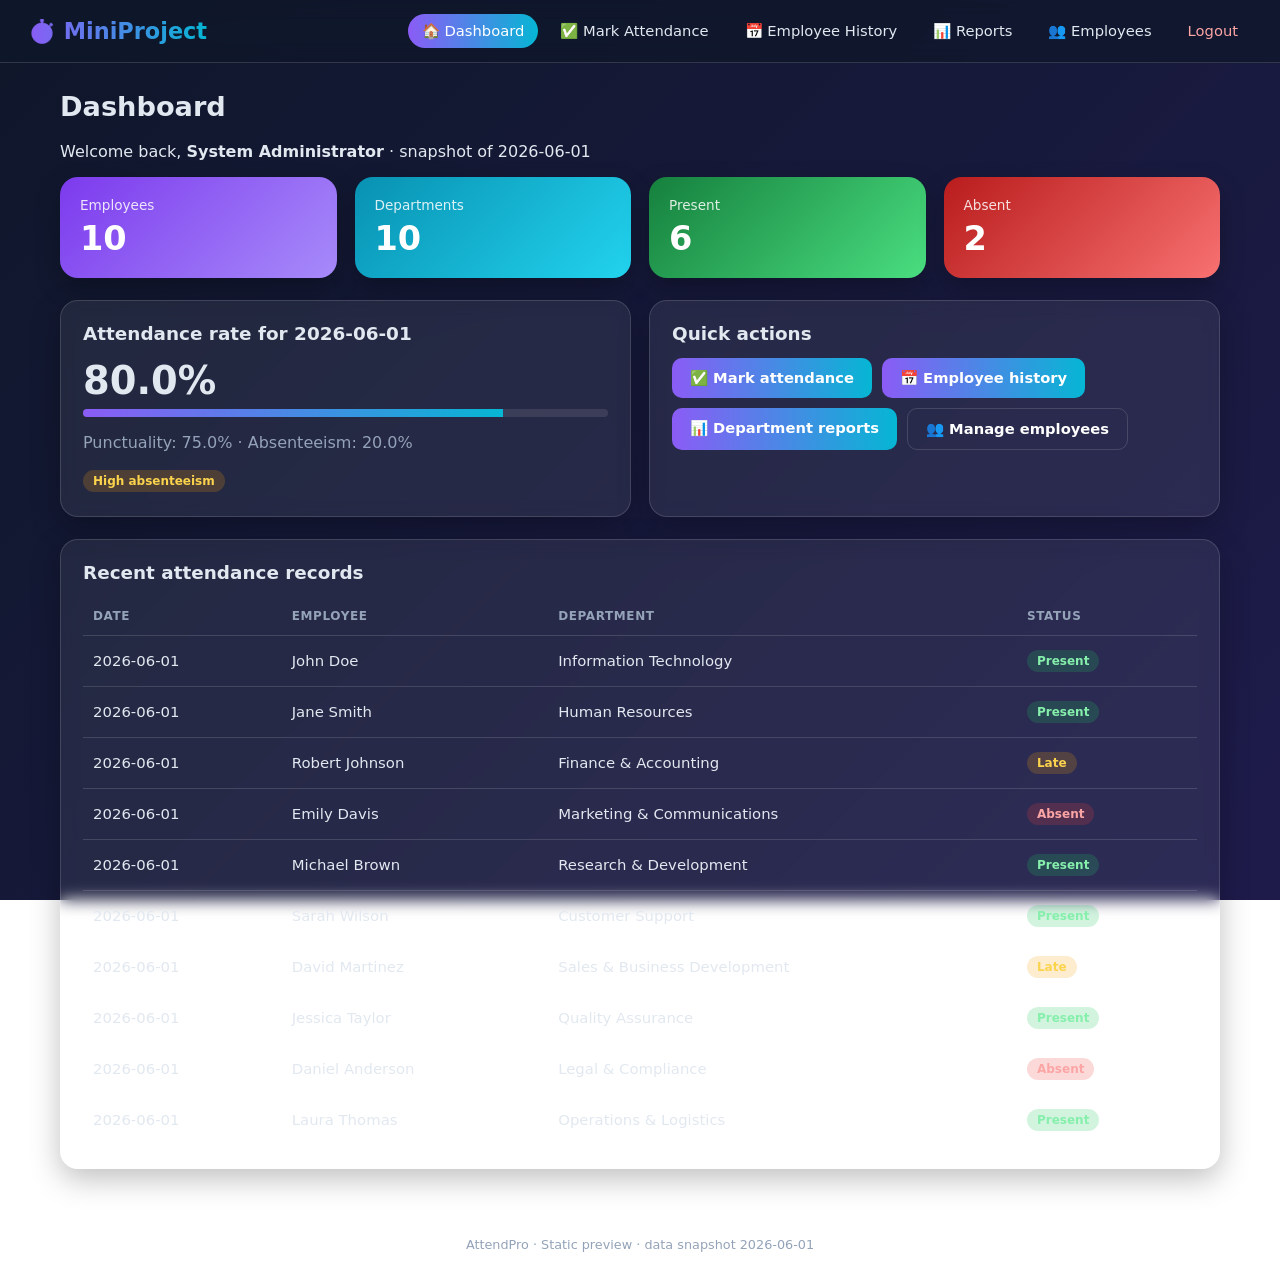
<file: index.html>
<!DOCTYPE html>
<html lang="en">
<head>
<meta charset="UTF-8">
<meta name="viewport" content="width=device-width, initial-scale=1">
<title>Dashboard · AttendPro</title>
<link rel="stylesheet" href="style.css">
</head>
<body>
<header class="topbar">
  <div class="brand">⏱️ MiniProject</div>
  <nav><a href="index.html" class="active">🏠 Dashboard</a><a href="mark.html" class="">✅ Mark Attendance</a><a href="history.html" class="">📅 Employee History</a><a href="reports.html" class="">📊 Reports</a><a href="employees.html" class="">👥 Employees</a><a href="login.html" class="logout">Logout</a></nav>
</header>
<main class="container">
<h1 class="page-title">Dashboard</h1>

<p>Welcome back, <strong>System Administrator</strong> · snapshot of 2026-06-01</p>
<div class="grid grid-4" style="margin-bottom:22px">
  <div class="stat stat-purple"><div class="label">Employees</div><div class="value">10</div></div>
  <div class="stat stat-cyan"><div class="label">Departments</div><div class="value">10</div></div>
  <div class="stat stat-green"><div class="label">Present</div><div class="value">6</div></div>
  <div class="stat stat-red"><div class="label">Absent</div><div class="value">2</div></div>
</div>
<div class="grid grid-2">
  <div class="card">
    <h2>Attendance rate for 2026-06-01</h2>
    <p style="font-size:2.4rem;font-weight:800;margin:6px 0">80.0%</p>
    <div class="bar"><span style="width:80.0%"></span></div>
    <p style="color:var(--muted)">Punctuality: 75.0% · Absenteeism: 20.0%</p>
    <span class="badge flag-warn">High absenteeism</span>
  </div>
  <div class="card">
    <h2>Quick actions</h2>
    <div style="display:flex;flex-wrap:wrap;gap:10px">
      <a class="btn" href="mark.html">✅ Mark attendance</a>
      <a class="btn" href="history.html">📅 Employee history</a>
      <a class="btn" href="reports.html">📊 Department reports</a>
      <a class="btn btn-ghost" href="employees.html">👥 Manage employees</a>
    </div>
  </div>
</div>
<div class="card">
  <h2>Recent attendance records</h2>
  <div class="table-wrap"><table>
    <thead><tr><th>Date</th><th>Employee</th><th>Department</th><th>Status</th></tr></thead>
    <tbody><tr><td>2026-06-01</td><td>John Doe</td><td>Information Technology</td><td><span class="badge st-present">Present</span></td></tr><tr><td>2026-06-01</td><td>Jane Smith</td><td>Human Resources</td><td><span class="badge st-present">Present</span></td></tr><tr><td>2026-06-01</td><td>Robert Johnson</td><td>Finance &amp; Accounting</td><td><span class="badge st-late">Late</span></td></tr><tr><td>2026-06-01</td><td>Emily Davis</td><td>Marketing &amp; Communications</td><td><span class="badge st-absent">Absent</span></td></tr><tr><td>2026-06-01</td><td>Michael Brown</td><td>Research &amp; Development</td><td><span class="badge st-present">Present</span></td></tr><tr><td>2026-06-01</td><td>Sarah Wilson</td><td>Customer Support</td><td><span class="badge st-present">Present</span></td></tr><tr><td>2026-06-01</td><td>David Martinez</td><td>Sales &amp; Business Development</td><td><span class="badge st-late">Late</span></td></tr><tr><td>2026-06-01</td><td>Jessica Taylor</td><td>Quality Assurance</td><td><span class="badge st-present">Present</span></td></tr><tr><td>2026-06-01</td><td>Daniel Anderson</td><td>Legal &amp; Compliance</td><td><span class="badge st-absent">Absent</span></td></tr><tr><td>2026-06-01</td><td>Laura Thomas</td><td>Operations &amp; Logistics</td><td><span class="badge st-present">Present</span></td></tr></tbody>
  </table></div>
</div>

</main>
<footer class="footer">AttendPro · Static preview · data snapshot 2026-06-01</footer>
</body>
</html>
</file>
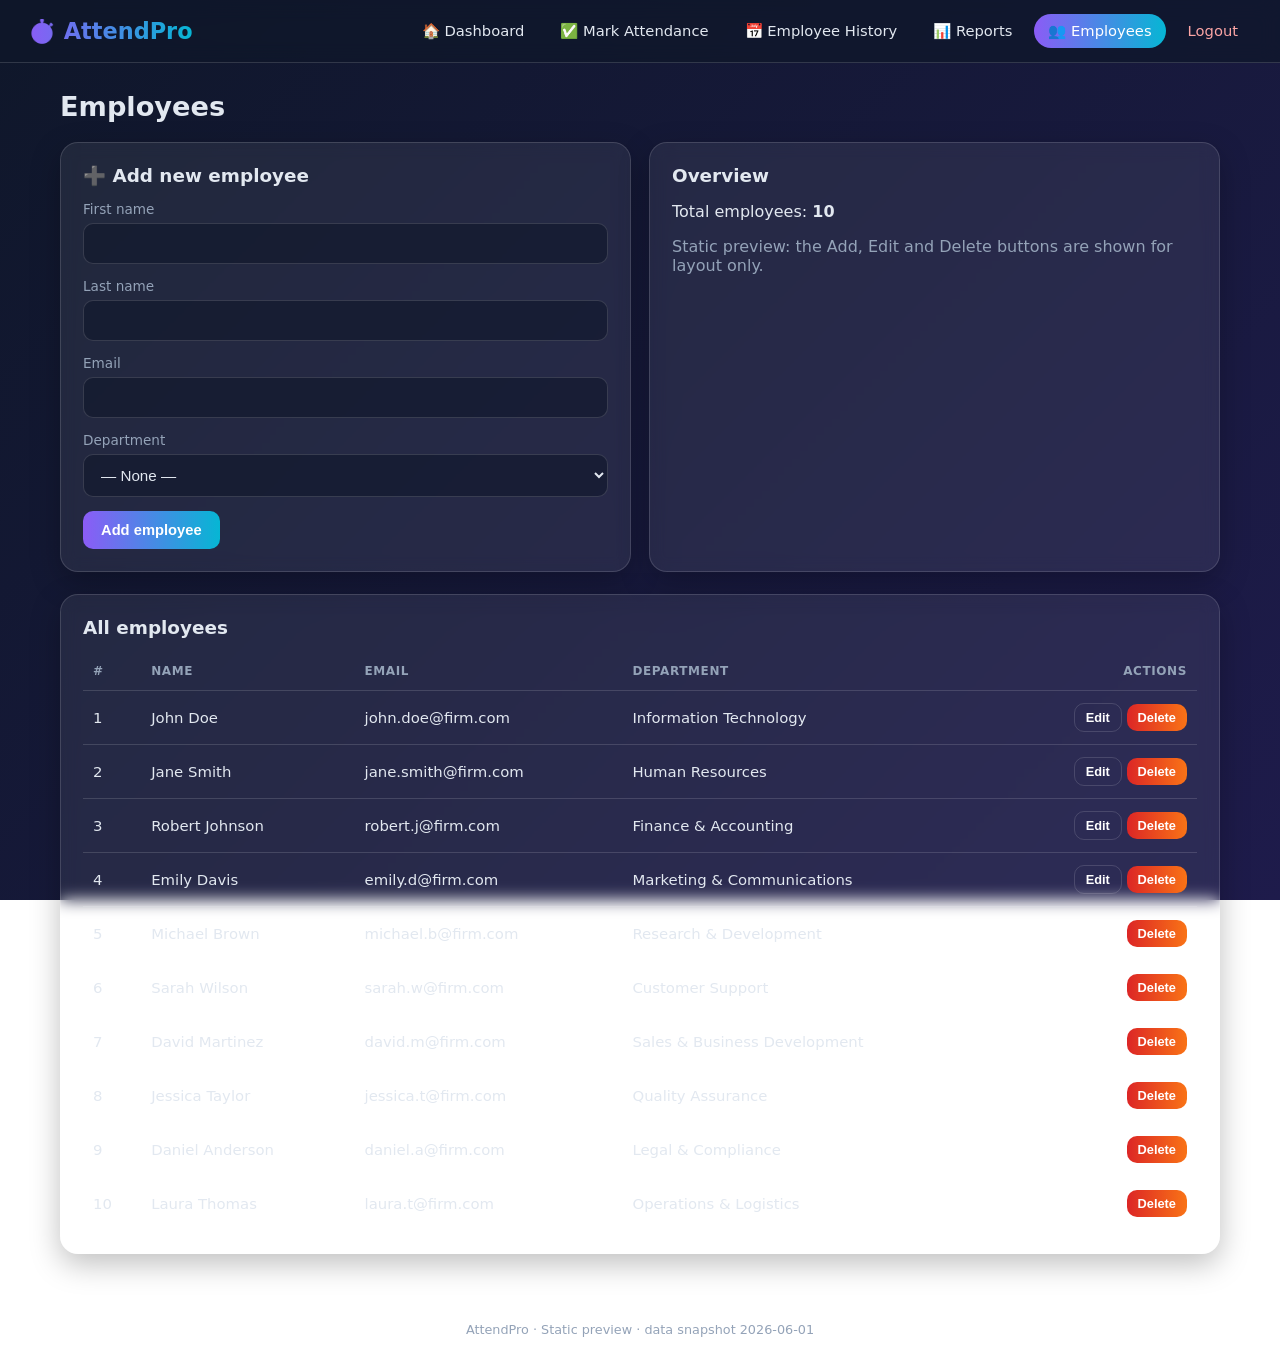
<file: employees.html>
<!DOCTYPE html>
<html lang="en">
<head>
<meta charset="UTF-8">
<meta name="viewport" content="width=device-width, initial-scale=1">
<title>Employees · AttendPro</title>
<link rel="stylesheet" href="style.css">
</head>
<body>
<header class="topbar">
  <div class="brand">⏱️ AttendPro</div>
  <nav><a href="index.html" class="">🏠 Dashboard</a><a href="mark.html" class="">✅ Mark Attendance</a><a href="history.html" class="">📅 Employee History</a><a href="reports.html" class="">📊 Reports</a><a href="employees.html" class="active">👥 Employees</a><a href="login.html" class="logout">Logout</a></nav>
</header>
<main class="container">
<h1 class="page-title">Employees</h1>

<div class="grid grid-2">
  <div class="card">
    <h2>➕ Add new employee</h2>
    <form action="#" onsubmit="return false">
      <label for="fn">First name</label><input type="text" id="fn">
      <label for="ln">Last name</label><input type="text" id="ln">
      <label for="em">Email</label><input type="email" id="em">
      <label for="dp">Department</label>
      <select id="dp"><option value="0">— None —</option><option value="1">Information Technology</option><option value="2">Human Resources</option><option value="3">Finance &amp; Accounting</option><option value="4">Marketing &amp; Communications</option><option value="5">Research &amp; Development</option><option value="6">Customer Support</option><option value="7">Sales &amp; Business Development</option><option value="8">Quality Assurance</option><option value="9">Legal &amp; Compliance</option><option value="10">Operations &amp; Logistics</option></select>
      <button class="btn" type="submit">Add employee</button>
    </form>
  </div>
  <div class="card">
    <h2>Overview</h2>
    <p>Total employees: <strong>10</strong></p>
    <p style="color:var(--muted)">Static preview: the Add, Edit and Delete buttons are shown for layout only.</p>
  </div>
</div>
<div class="card">
  <h2>All employees</h2>
  <div class="table-wrap"><table>
    <thead><tr><th>#</th><th>Name</th><th>Email</th><th>Department</th><th style="text-align:right">Actions</th></tr></thead>
    <tbody><tr><td>1</td><td>John Doe</td><td>john.doe@firm.com</td><td>Information Technology</td><td style="text-align:right"><button class="btn btn-small btn-ghost">Edit</button> <button class="btn btn-small btn-danger">Delete</button></td></tr><tr><td>2</td><td>Jane Smith</td><td>jane.smith@firm.com</td><td>Human Resources</td><td style="text-align:right"><button class="btn btn-small btn-ghost">Edit</button> <button class="btn btn-small btn-danger">Delete</button></td></tr><tr><td>3</td><td>Robert Johnson</td><td>robert.j@firm.com</td><td>Finance &amp; Accounting</td><td style="text-align:right"><button class="btn btn-small btn-ghost">Edit</button> <button class="btn btn-small btn-danger">Delete</button></td></tr><tr><td>4</td><td>Emily Davis</td><td>emily.d@firm.com</td><td>Marketing &amp; Communications</td><td style="text-align:right"><button class="btn btn-small btn-ghost">Edit</button> <button class="btn btn-small btn-danger">Delete</button></td></tr><tr><td>5</td><td>Michael Brown</td><td>michael.b@firm.com</td><td>Research &amp; Development</td><td style="text-align:right"><button class="btn btn-small btn-ghost">Edit</button> <button class="btn btn-small btn-danger">Delete</button></td></tr><tr><td>6</td><td>Sarah Wilson</td><td>sarah.w@firm.com</td><td>Customer Support</td><td style="text-align:right"><button class="btn btn-small btn-ghost">Edit</button> <button class="btn btn-small btn-danger">Delete</button></td></tr><tr><td>7</td><td>David Martinez</td><td>david.m@firm.com</td><td>Sales &amp; Business Development</td><td style="text-align:right"><button class="btn btn-small btn-ghost">Edit</button> <button class="btn btn-small btn-danger">Delete</button></td></tr><tr><td>8</td><td>Jessica Taylor</td><td>jessica.t@firm.com</td><td>Quality Assurance</td><td style="text-align:right"><button class="btn btn-small btn-ghost">Edit</button> <button class="btn btn-small btn-danger">Delete</button></td></tr><tr><td>9</td><td>Daniel Anderson</td><td>daniel.a@firm.com</td><td>Legal &amp; Compliance</td><td style="text-align:right"><button class="btn btn-small btn-ghost">Edit</button> <button class="btn btn-small btn-danger">Delete</button></td></tr><tr><td>10</td><td>Laura Thomas</td><td>laura.t@firm.com</td><td>Operations &amp; Logistics</td><td style="text-align:right"><button class="btn btn-small btn-ghost">Edit</button> <button class="btn btn-small btn-danger">Delete</button></td></tr></tbody>
  </table></div>
</div>

</main>
<footer class="footer">AttendPro · Static preview · data snapshot 2026-06-01</footer>
</body>
</html>
</file>
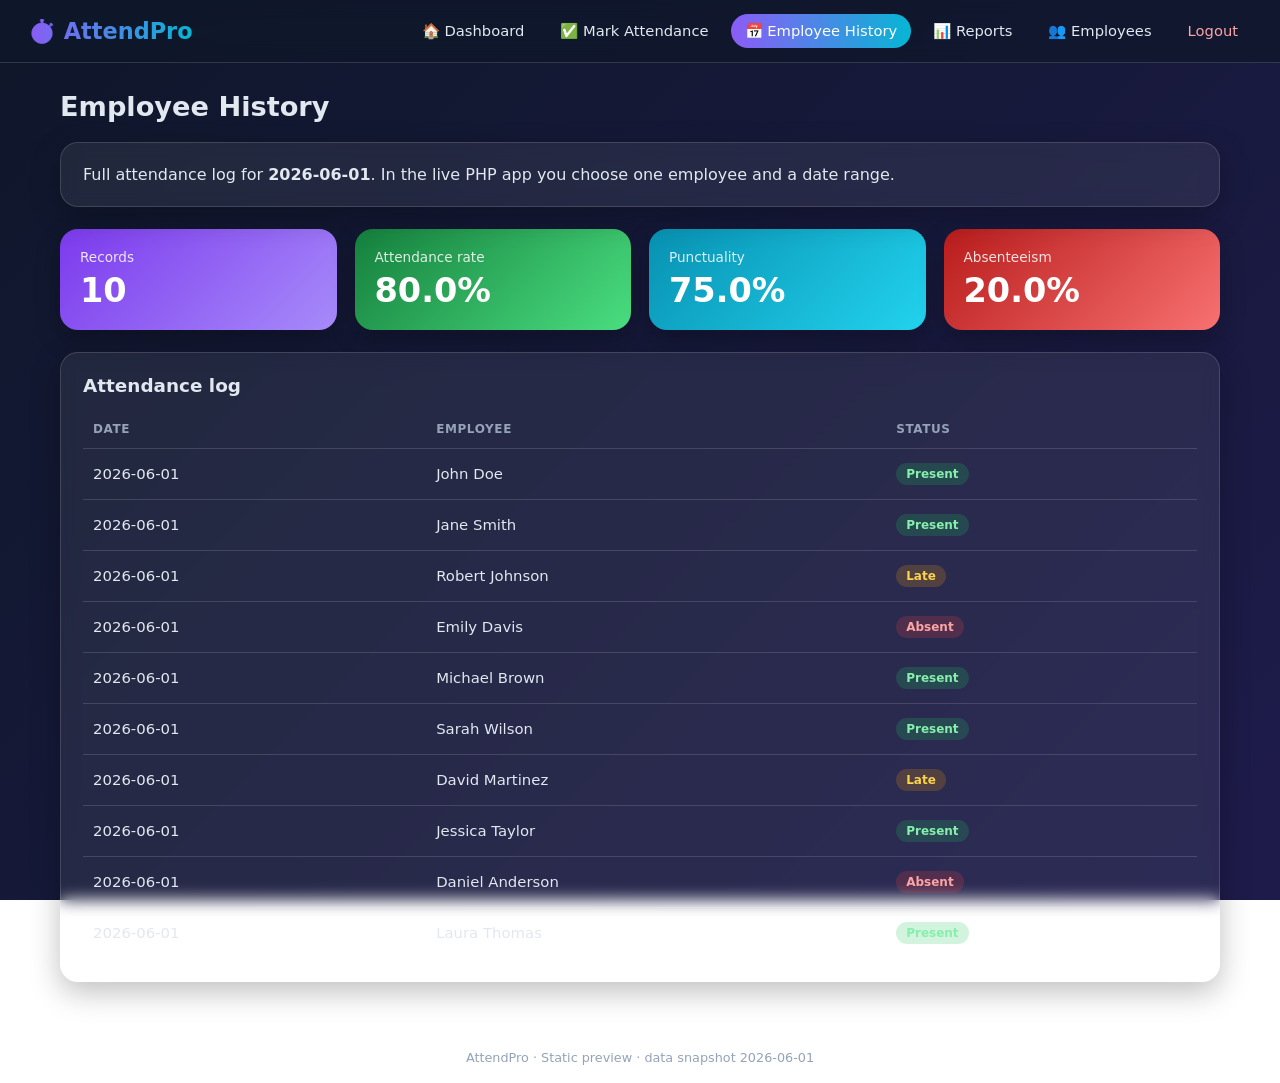
<file: history.html>
<!DOCTYPE html>
<html lang="en">
<head>
<meta charset="UTF-8">
<meta name="viewport" content="width=device-width, initial-scale=1">
<title>Employee History · AttendPro</title>
<link rel="stylesheet" href="style.css">
</head>
<body>
<header class="topbar">
  <div class="brand">⏱️ AttendPro</div>
  <nav><a href="index.html" class="">🏠 Dashboard</a><a href="mark.html" class="">✅ Mark Attendance</a><a href="history.html" class="active">📅 Employee History</a><a href="reports.html" class="">📊 Reports</a><a href="employees.html" class="">👥 Employees</a><a href="login.html" class="logout">Logout</a></nav>
</header>
<main class="container">
<h1 class="page-title">Employee History</h1>

<div class="card"><p style="margin:0">Full attendance log for <strong>2026-06-01</strong>. In the live PHP app you choose one employee and a date range.</p></div>
<div class="grid grid-4" style="margin-bottom:22px">
  <div class="stat stat-purple"><div class="label">Records</div><div class="value">10</div></div>
  <div class="stat stat-green"><div class="label">Attendance rate</div><div class="value">80.0%</div></div>
  <div class="stat stat-cyan"><div class="label">Punctuality</div><div class="value">75.0%</div></div>
  <div class="stat stat-red"><div class="label">Absenteeism</div><div class="value">20.0%</div></div>
</div>
<div class="card">
  <h2>Attendance log</h2>
  <div class="table-wrap"><table>
    <thead><tr><th>Date</th><th>Employee</th><th>Status</th></tr></thead>
    <tbody><tr><td>2026-06-01</td><td>John Doe</td><td><span class="badge st-present">Present</span></td></tr><tr><td>2026-06-01</td><td>Jane Smith</td><td><span class="badge st-present">Present</span></td></tr><tr><td>2026-06-01</td><td>Robert Johnson</td><td><span class="badge st-late">Late</span></td></tr><tr><td>2026-06-01</td><td>Emily Davis</td><td><span class="badge st-absent">Absent</span></td></tr><tr><td>2026-06-01</td><td>Michael Brown</td><td><span class="badge st-present">Present</span></td></tr><tr><td>2026-06-01</td><td>Sarah Wilson</td><td><span class="badge st-present">Present</span></td></tr><tr><td>2026-06-01</td><td>David Martinez</td><td><span class="badge st-late">Late</span></td></tr><tr><td>2026-06-01</td><td>Jessica Taylor</td><td><span class="badge st-present">Present</span></td></tr><tr><td>2026-06-01</td><td>Daniel Anderson</td><td><span class="badge st-absent">Absent</span></td></tr><tr><td>2026-06-01</td><td>Laura Thomas</td><td><span class="badge st-present">Present</span></td></tr></tbody>
  </table></div>
</div>

</main>
<footer class="footer">AttendPro · Static preview · data snapshot 2026-06-01</footer>
</body>
</html>
</file>
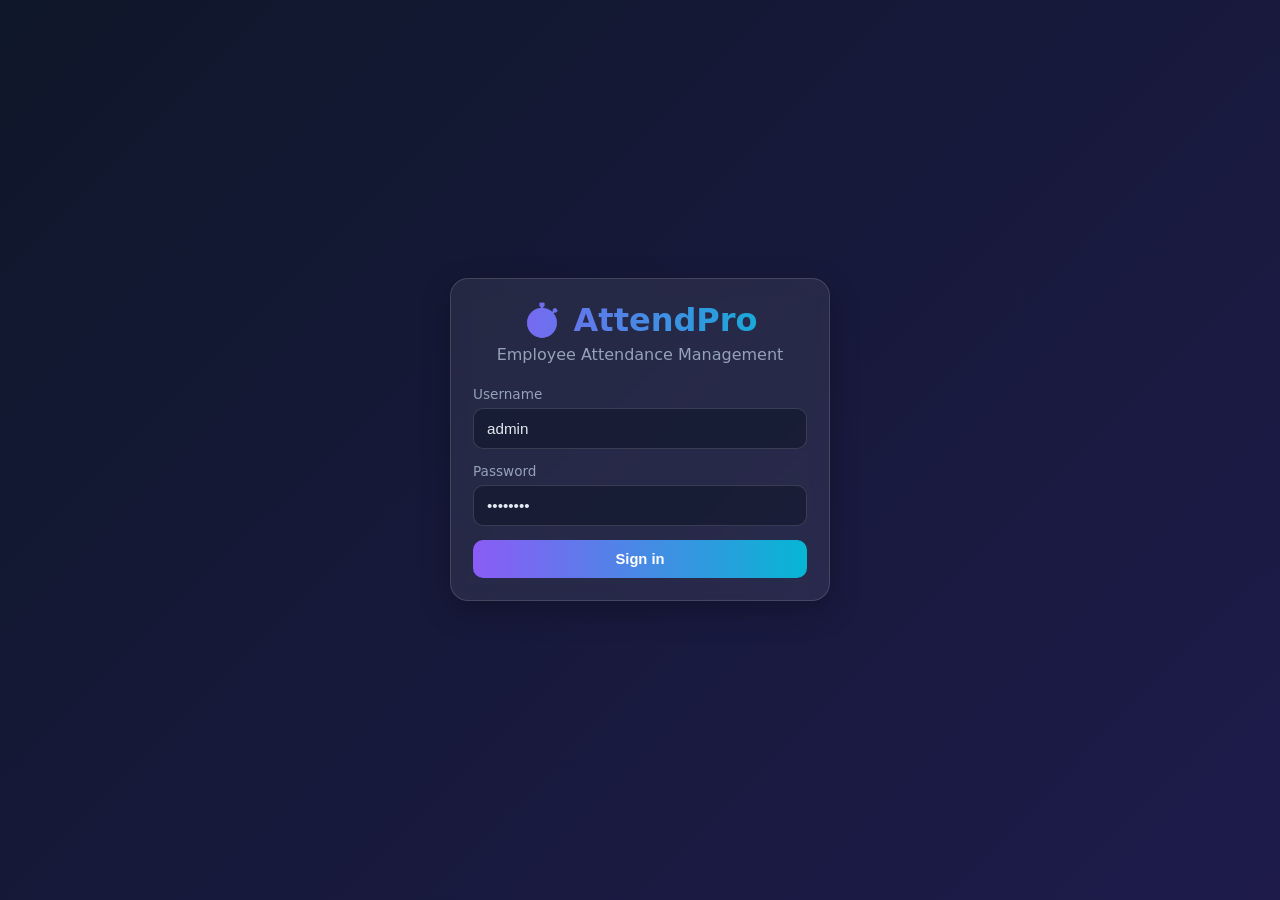
<file: login.html>
<!DOCTYPE html>
<html lang="en">
<head>
<meta charset="UTF-8">
<meta name="viewport" content="width=device-width, initial-scale=1">
<title>Login · AttendPro</title>
<link rel="stylesheet" href="style.css">
</head>
<body>
<div class="login-wrap">
  <div class="card login-card">
    <div class="brand">⏱️ AttendPro</div>
    <p class="sub">Employee Attendance Management</p>
    <form action="index.html">
      <label for="username">Username</label>
      <input type="text" id="username" name="username" value="admin" required>
      <label for="password">Password</label>
      <input type="password" id="password" name="password" value="admin123" required>
      <button type="submit" class="btn">Sign in</button>
    </form>
  </div>
</div>
</body>
</html>
</file>
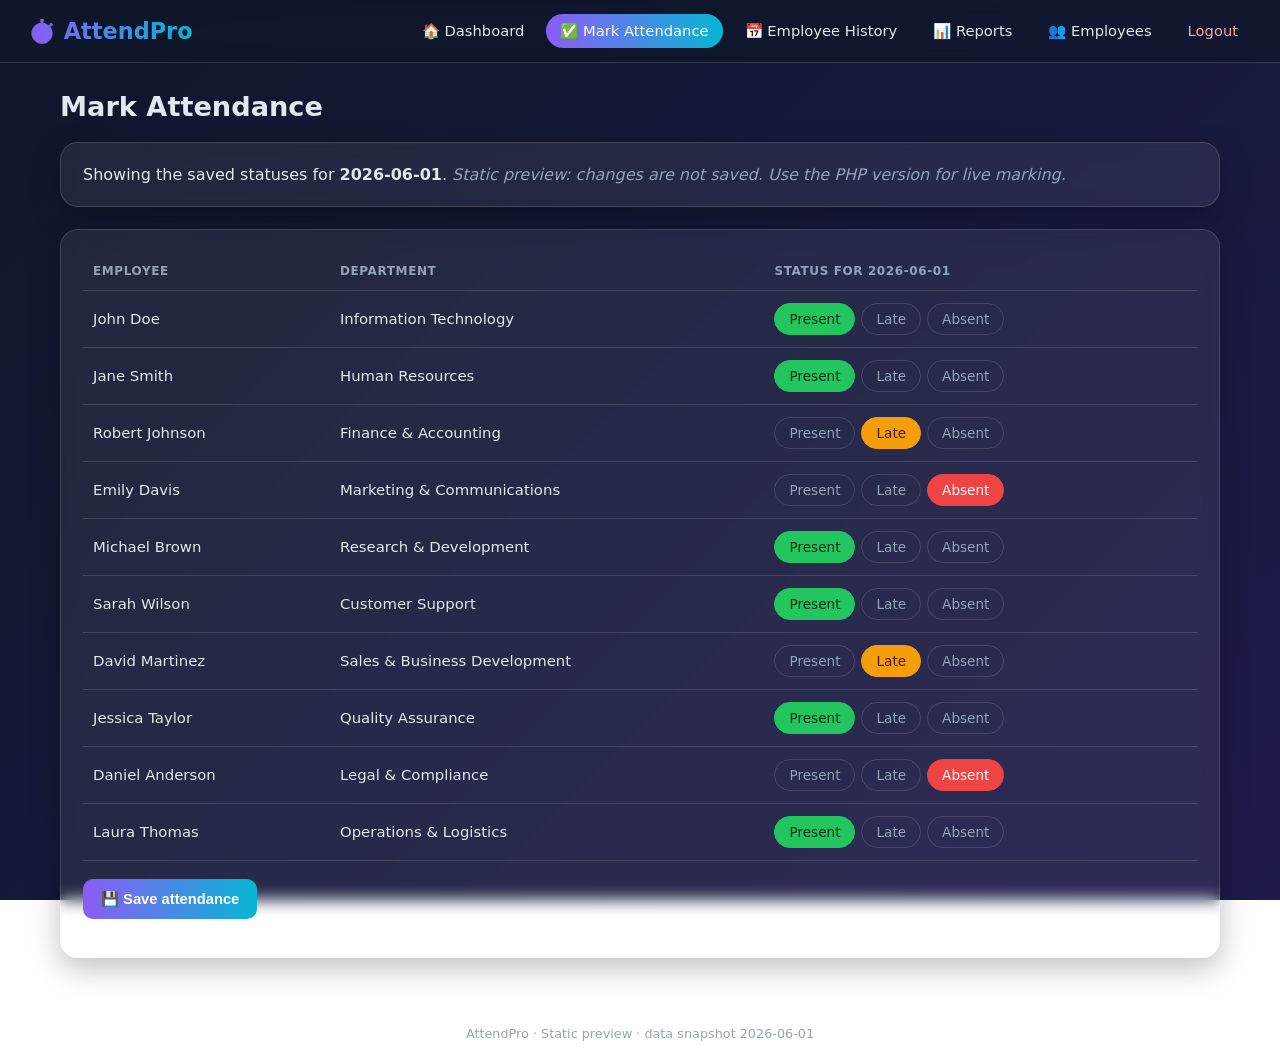
<file: mark.html>
<!DOCTYPE html>
<html lang="en">
<head>
<meta charset="UTF-8">
<meta name="viewport" content="width=device-width, initial-scale=1">
<title>Mark Attendance · AttendPro</title>
<link rel="stylesheet" href="style.css">
</head>
<body>
<header class="topbar">
  <div class="brand">⏱️ AttendPro</div>
  <nav><a href="index.html" class="">🏠 Dashboard</a><a href="mark.html" class="active">✅ Mark Attendance</a><a href="history.html" class="">📅 Employee History</a><a href="reports.html" class="">📊 Reports</a><a href="employees.html" class="">👥 Employees</a><a href="login.html" class="logout">Logout</a></nav>
</header>
<main class="container">
<h1 class="page-title">Mark Attendance</h1>

<div class="card"><p style="margin:0">Showing the saved statuses for <strong>2026-06-01</strong>.
<em style="color:var(--muted)">Static preview: changes are not saved. Use the PHP version for live marking.</em></p></div>
<form class="card" action="#" onsubmit="return false">
  <div class="table-wrap"><table>
    <thead><tr><th>Employee</th><th>Department</th><th>Status for 2026-06-01</th></tr></thead>
    <tbody><tr><td>John Doe</td><td>Information Technology</td><td><div class="status-pick"><input type="radio" id="p1" name="status[1]" value="Present" checked><label class="p" for="p1">Present</label><input type="radio" id="l1" name="status[1]" value="Late" ><label class="l" for="l1">Late</label><input type="radio" id="a1" name="status[1]" value="Absent" ><label class="a" for="a1">Absent</label></div></td></tr><tr><td>Jane Smith</td><td>Human Resources</td><td><div class="status-pick"><input type="radio" id="p2" name="status[2]" value="Present" checked><label class="p" for="p2">Present</label><input type="radio" id="l2" name="status[2]" value="Late" ><label class="l" for="l2">Late</label><input type="radio" id="a2" name="status[2]" value="Absent" ><label class="a" for="a2">Absent</label></div></td></tr><tr><td>Robert Johnson</td><td>Finance &amp; Accounting</td><td><div class="status-pick"><input type="radio" id="p3" name="status[3]" value="Present" ><label class="p" for="p3">Present</label><input type="radio" id="l3" name="status[3]" value="Late" checked><label class="l" for="l3">Late</label><input type="radio" id="a3" name="status[3]" value="Absent" ><label class="a" for="a3">Absent</label></div></td></tr><tr><td>Emily Davis</td><td>Marketing &amp; Communications</td><td><div class="status-pick"><input type="radio" id="p4" name="status[4]" value="Present" ><label class="p" for="p4">Present</label><input type="radio" id="l4" name="status[4]" value="Late" ><label class="l" for="l4">Late</label><input type="radio" id="a4" name="status[4]" value="Absent" checked><label class="a" for="a4">Absent</label></div></td></tr><tr><td>Michael Brown</td><td>Research &amp; Development</td><td><div class="status-pick"><input type="radio" id="p5" name="status[5]" value="Present" checked><label class="p" for="p5">Present</label><input type="radio" id="l5" name="status[5]" value="Late" ><label class="l" for="l5">Late</label><input type="radio" id="a5" name="status[5]" value="Absent" ><label class="a" for="a5">Absent</label></div></td></tr><tr><td>Sarah Wilson</td><td>Customer Support</td><td><div class="status-pick"><input type="radio" id="p6" name="status[6]" value="Present" checked><label class="p" for="p6">Present</label><input type="radio" id="l6" name="status[6]" value="Late" ><label class="l" for="l6">Late</label><input type="radio" id="a6" name="status[6]" value="Absent" ><label class="a" for="a6">Absent</label></div></td></tr><tr><td>David Martinez</td><td>Sales &amp; Business Development</td><td><div class="status-pick"><input type="radio" id="p7" name="status[7]" value="Present" ><label class="p" for="p7">Present</label><input type="radio" id="l7" name="status[7]" value="Late" checked><label class="l" for="l7">Late</label><input type="radio" id="a7" name="status[7]" value="Absent" ><label class="a" for="a7">Absent</label></div></td></tr><tr><td>Jessica Taylor</td><td>Quality Assurance</td><td><div class="status-pick"><input type="radio" id="p8" name="status[8]" value="Present" checked><label class="p" for="p8">Present</label><input type="radio" id="l8" name="status[8]" value="Late" ><label class="l" for="l8">Late</label><input type="radio" id="a8" name="status[8]" value="Absent" ><label class="a" for="a8">Absent</label></div></td></tr><tr><td>Daniel Anderson</td><td>Legal &amp; Compliance</td><td><div class="status-pick"><input type="radio" id="p9" name="status[9]" value="Present" ><label class="p" for="p9">Present</label><input type="radio" id="l9" name="status[9]" value="Late" ><label class="l" for="l9">Late</label><input type="radio" id="a9" name="status[9]" value="Absent" checked><label class="a" for="a9">Absent</label></div></td></tr><tr><td>Laura Thomas</td><td>Operations &amp; Logistics</td><td><div class="status-pick"><input type="radio" id="p10" name="status[10]" value="Present" checked><label class="p" for="p10">Present</label><input type="radio" id="l10" name="status[10]" value="Late" ><label class="l" for="l10">Late</label><input type="radio" id="a10" name="status[10]" value="Absent" ><label class="a" for="a10">Absent</label></div></td></tr></tbody>
  </table></div>
  <p style="margin-top:18px"><button class="btn" type="submit">💾 Save attendance</button></p>
</form>

</main>
<footer class="footer">AttendPro · Static preview · data snapshot 2026-06-01</footer>
</body>
</html>
</file>
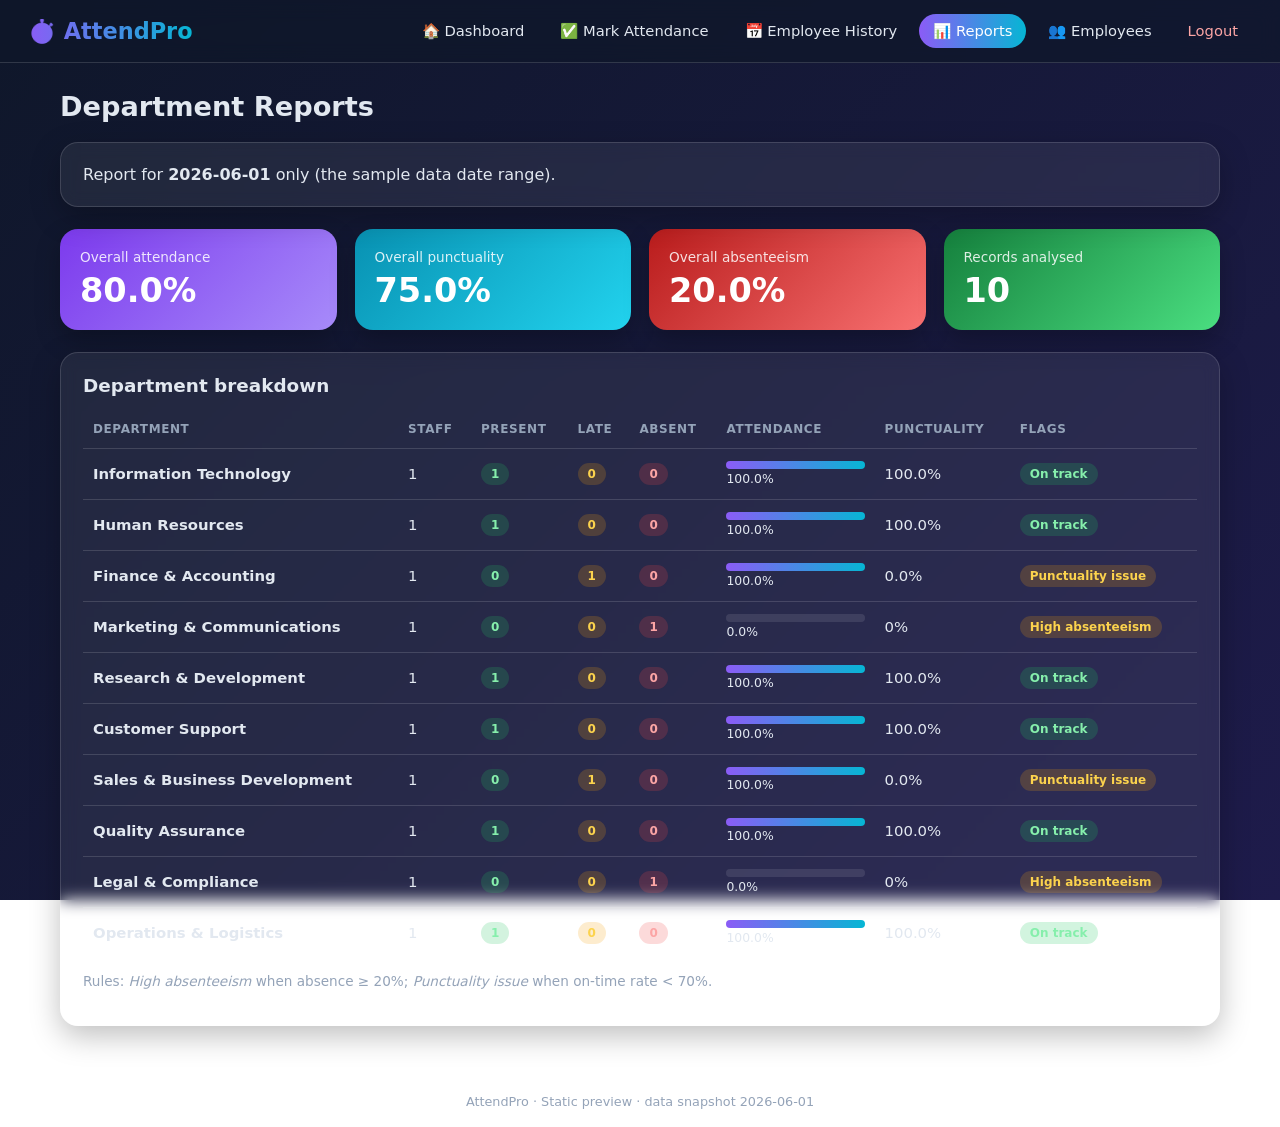
<file: reports.html>
<!DOCTYPE html>
<html lang="en">
<head>
<meta charset="UTF-8">
<meta name="viewport" content="width=device-width, initial-scale=1">
<title>Department Reports · AttendPro</title>
<link rel="stylesheet" href="style.css">
</head>
<body>
<header class="topbar">
  <div class="brand">⏱️ AttendPro</div>
  <nav><a href="index.html" class="">🏠 Dashboard</a><a href="mark.html" class="">✅ Mark Attendance</a><a href="history.html" class="">📅 Employee History</a><a href="reports.html" class="active">📊 Reports</a><a href="employees.html" class="">👥 Employees</a><a href="login.html" class="logout">Logout</a></nav>
</header>
<main class="container">
<h1 class="page-title">Department Reports</h1>

<div class="card"><p style="margin:0">Report for <strong>2026-06-01</strong> only (the sample data date range).</p></div>
<div class="grid grid-4" style="margin-bottom:22px">
  <div class="stat stat-purple"><div class="label">Overall attendance</div><div class="value">80.0%</div></div>
  <div class="stat stat-cyan"><div class="label">Overall punctuality</div><div class="value">75.0%</div></div>
  <div class="stat stat-red"><div class="label">Overall absenteeism</div><div class="value">20.0%</div></div>
  <div class="stat stat-green"><div class="label">Records analysed</div><div class="value">10</div></div>
</div>
<div class="card">
  <h2>Department breakdown</h2>
  <div class="table-wrap"><table>
    <thead><tr><th>Department</th><th>Staff</th><th>Present</th><th>Late</th><th>Absent</th><th>Attendance</th><th>Punctuality</th><th>Flags</th></tr></thead>
    <tbody><tr><td><strong>Information Technology</strong></td><td>1</td><td><span class="badge st-present">1</span></td><td><span class="badge st-late">0</span></td><td><span class="badge st-absent">0</span></td><td><div class="bar"><span style="width:100.0%"></span></div><small>100.0%</small></td><td>100.0%</td><td><span class="badge flag-good">On track</span></td></tr><tr><td><strong>Human Resources</strong></td><td>1</td><td><span class="badge st-present">1</span></td><td><span class="badge st-late">0</span></td><td><span class="badge st-absent">0</span></td><td><div class="bar"><span style="width:100.0%"></span></div><small>100.0%</small></td><td>100.0%</td><td><span class="badge flag-good">On track</span></td></tr><tr><td><strong>Finance &amp; Accounting</strong></td><td>1</td><td><span class="badge st-present">0</span></td><td><span class="badge st-late">1</span></td><td><span class="badge st-absent">0</span></td><td><div class="bar"><span style="width:100.0%"></span></div><small>100.0%</small></td><td>0.0%</td><td><span class="badge flag-warn">Punctuality issue</span></td></tr><tr><td><strong>Marketing &amp; Communications</strong></td><td>1</td><td><span class="badge st-present">0</span></td><td><span class="badge st-late">0</span></td><td><span class="badge st-absent">1</span></td><td><div class="bar"><span style="width:0.0%"></span></div><small>0.0%</small></td><td>0%</td><td><span class="badge flag-warn">High absenteeism</span></td></tr><tr><td><strong>Research &amp; Development</strong></td><td>1</td><td><span class="badge st-present">1</span></td><td><span class="badge st-late">0</span></td><td><span class="badge st-absent">0</span></td><td><div class="bar"><span style="width:100.0%"></span></div><small>100.0%</small></td><td>100.0%</td><td><span class="badge flag-good">On track</span></td></tr><tr><td><strong>Customer Support</strong></td><td>1</td><td><span class="badge st-present">1</span></td><td><span class="badge st-late">0</span></td><td><span class="badge st-absent">0</span></td><td><div class="bar"><span style="width:100.0%"></span></div><small>100.0%</small></td><td>100.0%</td><td><span class="badge flag-good">On track</span></td></tr><tr><td><strong>Sales &amp; Business Development</strong></td><td>1</td><td><span class="badge st-present">0</span></td><td><span class="badge st-late">1</span></td><td><span class="badge st-absent">0</span></td><td><div class="bar"><span style="width:100.0%"></span></div><small>100.0%</small></td><td>0.0%</td><td><span class="badge flag-warn">Punctuality issue</span></td></tr><tr><td><strong>Quality Assurance</strong></td><td>1</td><td><span class="badge st-present">1</span></td><td><span class="badge st-late">0</span></td><td><span class="badge st-absent">0</span></td><td><div class="bar"><span style="width:100.0%"></span></div><small>100.0%</small></td><td>100.0%</td><td><span class="badge flag-good">On track</span></td></tr><tr><td><strong>Legal &amp; Compliance</strong></td><td>1</td><td><span class="badge st-present">0</span></td><td><span class="badge st-late">0</span></td><td><span class="badge st-absent">1</span></td><td><div class="bar"><span style="width:0.0%"></span></div><small>0.0%</small></td><td>0%</td><td><span class="badge flag-warn">High absenteeism</span></td></tr><tr><td><strong>Operations &amp; Logistics</strong></td><td>1</td><td><span class="badge st-present">1</span></td><td><span class="badge st-late">0</span></td><td><span class="badge st-absent">0</span></td><td><div class="bar"><span style="width:100.0%"></span></div><small>100.0%</small></td><td>100.0%</td><td><span class="badge flag-good">On track</span></td></tr></tbody>
  </table></div>
  <p style="color:var(--muted);font-size:0.85rem;margin-top:14px">
    Rules: <em>High absenteeism</em> when absence ≥ 20%; <em>Punctuality issue</em> when on-time rate &lt; 70%.
  </p>
</div>

</main>
<footer class="footer">AttendPro · Static preview · data snapshot 2026-06-01</footer>
</body>
</html>
</file>
<file: style.css>
/* ==========================================================
   AttendPro – stylesheet
   Dark gradient theme with glass-style cards
   ========================================================== */

:root {
    --bg1: #0f172a;
    --bg2: #1e1b4b;
    --glass: rgba(255, 255, 255, 0.07);
    --glass-border: rgba(255, 255, 255, 0.14);
    --text: #e2e8f0;
    --muted: #94a3b8;
    --accent: #8b5cf6;
    --accent2: #06b6d4;
    --green: #22c55e;
    --amber: #f59e0b;
    --red: #ef4444;
}

* { box-sizing: border-box; }

body {
    margin: 0;
    font-family: "Segoe UI", system-ui, -apple-system, Roboto, sans-serif;
    color: var(--text);
    background: linear-gradient(135deg, var(--bg1), var(--bg2));
    background-attachment: fixed;
    min-height: 100vh;
    display: flex;
    flex-direction: column;
}

a { color: var(--accent2); text-decoration: none; }
a:hover { text-decoration: underline; }

/* ---------- Top bar ---------- */
.topbar {
    display: flex;
    flex-wrap: wrap;
    justify-content: space-between;
    align-items: center;
    gap: 12px;
    padding: 14px 28px;
    background: rgba(15, 23, 42, 0.7);
    backdrop-filter: blur(10px);
    border-bottom: 1px solid var(--glass-border);
    position: sticky;
    top: 0;
    z-index: 10;
}
.brand {
    font-size: 1.4rem;
    font-weight: 800;
    background: linear-gradient(90deg, var(--accent), var(--accent2));
    -webkit-background-clip: text;
    background-clip: text;
    color: transparent;
}
.topbar nav { display: flex; flex-wrap: wrap; gap: 8px; }
.topbar nav a {
    color: var(--text);
    padding: 8px 14px;
    border-radius: 999px;
    font-size: 0.92rem;
    transition: background 0.2s;
}
.topbar nav a:hover { background: var(--glass); text-decoration: none; }
.topbar nav a.active { background: linear-gradient(90deg, var(--accent), var(--accent2)); color: #fff; }
.topbar nav a.logout { color: #fca5a5; }

/* ---------- Layout ---------- */
.container { flex: 1; width: 100%; max-width: 1200px; margin: 0 auto; padding: 28px 20px; }
.page-title { font-size: 1.7rem; margin: 0 0 20px; }
.footer { text-align: center; color: var(--muted); font-size: 0.8rem; padding: 18px; }

.card {
    background: var(--glass);
    border: 1px solid var(--glass-border);
    border-radius: 18px;
    padding: 22px;
    margin-bottom: 22px;
    backdrop-filter: blur(8px);
    box-shadow: 0 10px 30px rgba(0, 0, 0, 0.25);
}
.card h2 { margin: 0 0 14px; font-size: 1.15rem; }

.grid { display: grid; gap: 18px; }
.grid-4 { grid-template-columns: repeat(auto-fit, minmax(190px, 1fr)); }
.grid-2 { grid-template-columns: repeat(auto-fit, minmax(340px, 1fr)); }

/* ---------- Stat cards ---------- */
.stat { padding: 20px; border-radius: 18px; color: #fff; box-shadow: 0 10px 25px rgba(0,0,0,.25); }
.stat .label { font-size: 0.85rem; opacity: 0.85; }
.stat .value { font-size: 2.1rem; font-weight: 800; margin-top: 6px; }
.stat-purple { background: linear-gradient(135deg, #7c3aed, #a78bfa); }
.stat-cyan   { background: linear-gradient(135deg, #0891b2, #22d3ee); }
.stat-green  { background: linear-gradient(135deg, #15803d, #4ade80); }
.stat-red    { background: linear-gradient(135deg, #b91c1c, #f87171); }

/* ---------- Flash messages ---------- */
.flash { padding: 12px 16px; border-radius: 12px; margin-bottom: 18px; font-weight: 600; }
.flash.success { background: rgba(34,197,94,.18); border: 1px solid var(--green); }
.flash.error   { background: rgba(239,68,68,.18); border: 1px solid var(--red); }

/* ---------- Forms ---------- */
label { display: block; font-size: 0.85rem; color: var(--muted); margin-bottom: 6px; }
input[type=text], input[type=email], input[type=date], input[type=password], select {
    width: 100%;
    padding: 11px 13px;
    border-radius: 10px;
    border: 1px solid var(--glass-border);
    background: rgba(15, 23, 42, 0.6);
    color: var(--text);
    font-size: 0.95rem;
    margin-bottom: 14px;
}
input:focus, select:focus { outline: 2px solid var(--accent); border-color: transparent; }
.form-row { display: flex; flex-wrap: wrap; gap: 14px; align-items: flex-end; }
.form-row > div { flex: 1; min-width: 160px; }

.btn {
    display: inline-block;
    border: none;
    cursor: pointer;
    padding: 11px 18px;
    border-radius: 10px;
    font-weight: 700;
    font-size: 0.92rem;
    color: #fff;
    background: linear-gradient(90deg, var(--accent), var(--accent2));
    transition: transform 0.15s, box-shadow 0.15s;
}
.btn:hover { transform: translateY(-2px); box-shadow: 0 8px 18px rgba(139,92,246,.35); text-decoration: none; }
.btn-danger { background: linear-gradient(90deg, #dc2626, #f97316); }
.btn-ghost  { background: transparent; border: 1px solid var(--glass-border); }
.btn-small  { padding: 6px 11px; font-size: 0.8rem; }

/* ---------- Tables ---------- */
.table-wrap { overflow-x: auto; }
table { width: 100%; border-collapse: collapse; font-size: 0.93rem; }
th, td { padding: 12px 10px; text-align: left; border-bottom: 1px solid var(--glass-border); }
th { color: var(--muted); font-weight: 600; text-transform: uppercase; font-size: 0.75rem; letter-spacing: .05em; }
tr:hover td { background: rgba(255,255,255,.03); }

/* ---------- Badges and status ---------- */
.badge {
    display: inline-block;
    padding: 4px 10px;
    border-radius: 999px;
    font-size: 0.75rem;
    font-weight: 700;
    margin: 2px 4px 2px 0;
}
.st-present { background: rgba(34,197,94,.2);  color: #86efac; }
.st-late    { background: rgba(245,158,11,.2); color: #fcd34d; }
.st-absent  { background: rgba(239,68,68,.2);  color: #fca5a5; }
.st-none    { background: rgba(148,163,184,.2); color: var(--muted); }
.flag-good  { background: rgba(34,197,94,.2);  color: #86efac; }
.flag-warn  { background: rgba(245,158,11,.2); color: #fcd34d; }
.flag-bad   { background: rgba(239,68,68,.2);  color: #fca5a5; }

/* ---------- Radio "pill" selector used on Mark Attendance ---------- */
.status-pick { display: flex; gap: 6px; flex-wrap: wrap; }
.status-pick input { position: absolute; opacity: 0; pointer-events: none; }
.status-pick label {
    margin: 0;
    padding: 7px 14px;
    border-radius: 999px;
    border: 1px solid var(--glass-border);
    cursor: pointer;
    color: var(--muted);
    font-size: 0.85rem;
    transition: all 0.15s;
}
.status-pick input:checked + label.p { background: var(--green);  color: #052e16; border-color: var(--green); }
.status-pick input:checked + label.l { background: var(--amber);  color: #451a03; border-color: var(--amber); }
.status-pick input:checked + label.a { background: var(--red);    color: #fff;    border-color: var(--red); }

/* ---------- Progress bar ---------- */
.bar { height: 8px; background: rgba(255,255,255,.1); border-radius: 999px; overflow: hidden; min-width: 120px; }
.bar span { display: block; height: 100%; background: linear-gradient(90deg, var(--accent), var(--accent2)); }

/* ---------- Login page ---------- */
.login-wrap { min-height: 100vh; display: flex; align-items: center; justify-content: center; padding: 20px; }
.login-card { width: 100%; max-width: 380px; }
.login-card .brand { text-align: center; margin-bottom: 6px; font-size: 2rem; }
.login-card p.sub { text-align: center; color: var(--muted); margin: 0 0 22px; }
.login-card .btn { width: 100%; }

@media (max-width: 640px) {
    .topbar { padding: 12px; }
    .page-title { font-size: 1.3rem; }
}
</file>
